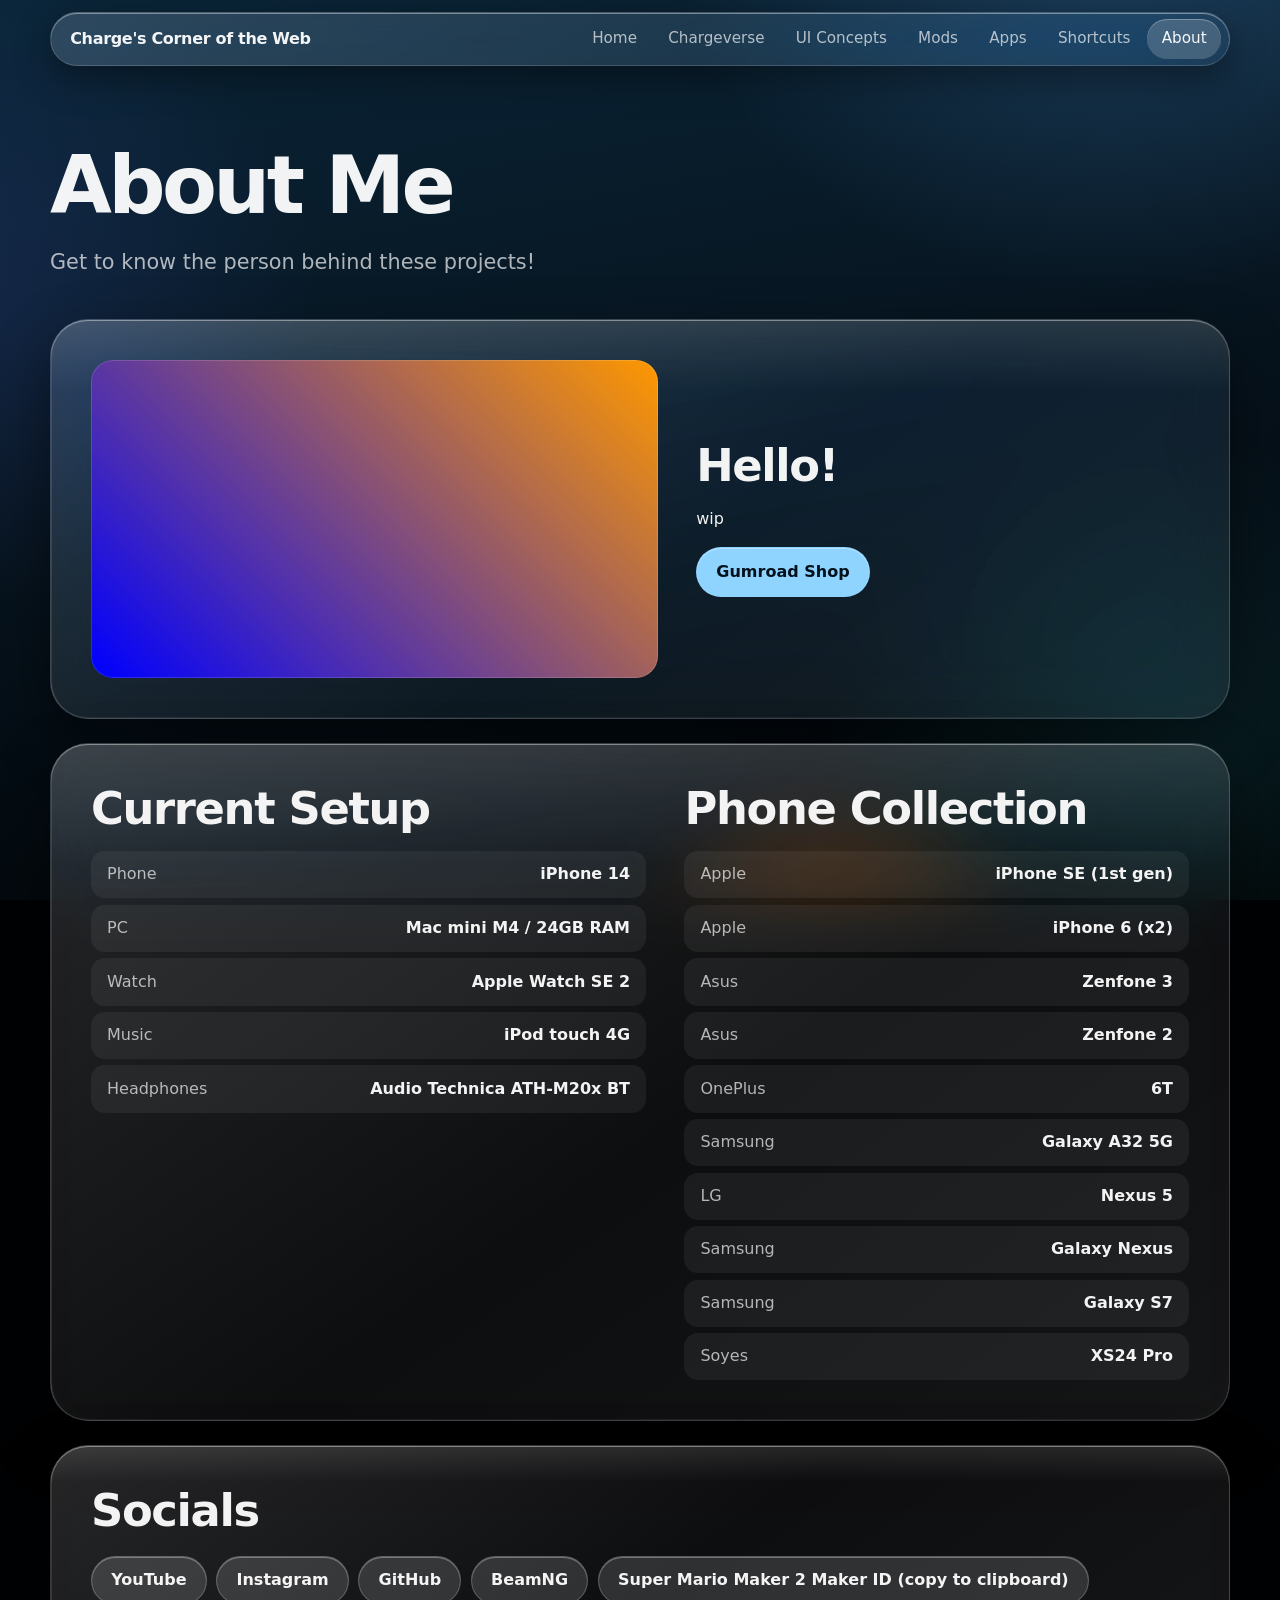
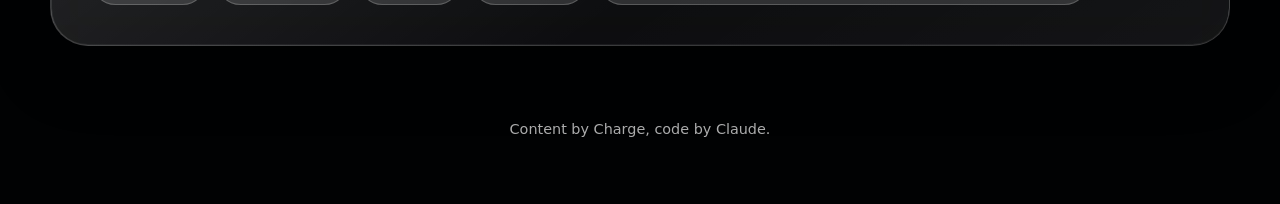
<file: about.html>
<!DOCTYPE html>
<html lang="en">

<head>
  <meta charset="utf-8">
  <meta name="viewport" content="width=device-width, initial-scale=1, viewport-fit=cover">
  <meta name="apple-mobile-web-app-capable" content="yes">
  <link rel="apple-touch-icon" sizes="180x180" href="favicons/apple-touch-icon.png">
  <link rel="icon" type="image/png" sizes="32x32" href="favicons/favicon-32x32.png">
  <link rel="icon" type="image/png" sizes="16x16" href="favicons/favicon-16x16.png">
  <link rel="manifest" href="favicons/site.webmanifest">  

  <title>About Me - Charge's Corner of the Web</title>
  <meta name="description" content="About chargeup03.">
  <meta name="theme-color" content="#06121c">
  <link rel="stylesheet" href="styles.css">
</head>

<body>
  <a class="skip" href="#main">Skip to content</a>
  <nav class="nav" aria-label="Main">
    <a class="brand" href="index.html">Charge's Corner of the Web</a>
    <div class="nav-links"><a href="index.html">Home</a><a href="chargeverse.html">Chargeverse</a><a
        href="ui-concepts.html">UI Concepts</a><a href="mods.html">Mods</a><a href="apps.html">Apps</a><a
        href="shortcuts.html">Shortcuts</a><a href="about.html" aria-current="page">About</a></div>
  </nav>
  <main id="main">
    <header class="page-hero wrap">
      <h1>About Me</h1>
      <p class="lead">Get to know the person behind these projects!</p>
    </header>
    <div class="wrap">
      <section class="post glass" id="hello">
        <div class="post-grid">
          <div class="media wide"><img src="assets/gradient.png" alt="A blue and orange gradient." loading="lazy"></div>
          <div class="post-text">
            <h2>Hello!</h2>
            <p>wip</p>
            <div class="btn-row"><a class="btn primary" href="https://chargeup.gumroad.com/">Gumroad Shop</a></div>
          </div>
        </div>
      </section>
      <section class="post glass" id="gear">
        <div class="two">
          <div>
            <h2>Current Setup</h2>
            <dl class="spec">
              <div>
                <dt>Phone</dt>
                <dd>iPhone 14</dd>
              </div>
              <div>
                <dt>PC</dt>
                <dd>Mac mini M4 / 24GB RAM</dd>
              </div>
              <div>
                <dt>Watch</dt>
                <dd>Apple Watch SE 2</dd>
              </div>
              <div>
                <dt>Music</dt>
                <dd>iPod touch 4G</dd>
              </div>
              <div>
                <dt>Headphones</dt>
                <dd>Audio Technica ATH-M20x BT</dd>
              </div>
            </dl>
          </div>
          <div>
            <h2>Phone Collection</h2>
            <dl class="spec">
              <div>
                <dt>Apple</dt>
                <dd>iPhone SE (1st gen)</dd>
              </div>
              <div>
                <dt>Apple</dt>
                <dd>iPhone 6 (x2)</dd>
              </div>
              <div>
                <dt>Asus</dt>
                <dd>Zenfone 3</dd>
              </div>
              <div>
                <dt>Asus</dt>
                <dd>Zenfone 2</dd>
              </div>
              <div>
                <dt>OnePlus</dt>
                <dd>6T</dd>
              </div>
              <div>
                <dt>Samsung</dt>
                <dd>Galaxy A32 5G</dd>
              </div>
              <div>
                <dt>LG</dt>
                <dd>Nexus 5</dd>
              </div>
              <div>
                <dt>Samsung</dt>
                <dd>Galaxy Nexus</dd>
              </div>
              <div>
                <dt>Samsung</dt>
                <dd>Galaxy S7</dd>
              </div>
              <div>
                <dt>Soyes</dt>
                <dd>XS24 Pro</dd>
              </div>
            </dl>
          </div>
        </div>
      </section>
      <section class="post glass" id="links">
        <h2 style="margin-bottom:1.25rem">Socials</h2>
        <div class="btn-row"><a class="btn " href="https://www.youtube.com/@chargeupgaming">YouTube</a><a class="btn "
            href="https://www.instagram.com/chargeupgaming_?xtok=MWEyZTJ2M2xkYmNkcg%3D%3D&utm_source=qr">Instagram</a><a
            class="btn " href="https://github.com/ChargeUp03">GitHub</a><a class="btn "
            href="https://www.beamng.com/members/charge_1.408396/">BeamNG</a><a class="btn" href="#"
            data-copy-maker-id>Super Mario Maker 2 Maker ID (copy to clipboard)</a></div>
      </section>
    </div>
  </main>
  <footer class="footer wrap">Content by Charge, code by Claude.</footer>
  <script src="script.js"></script>
</body>

</html>
</file>
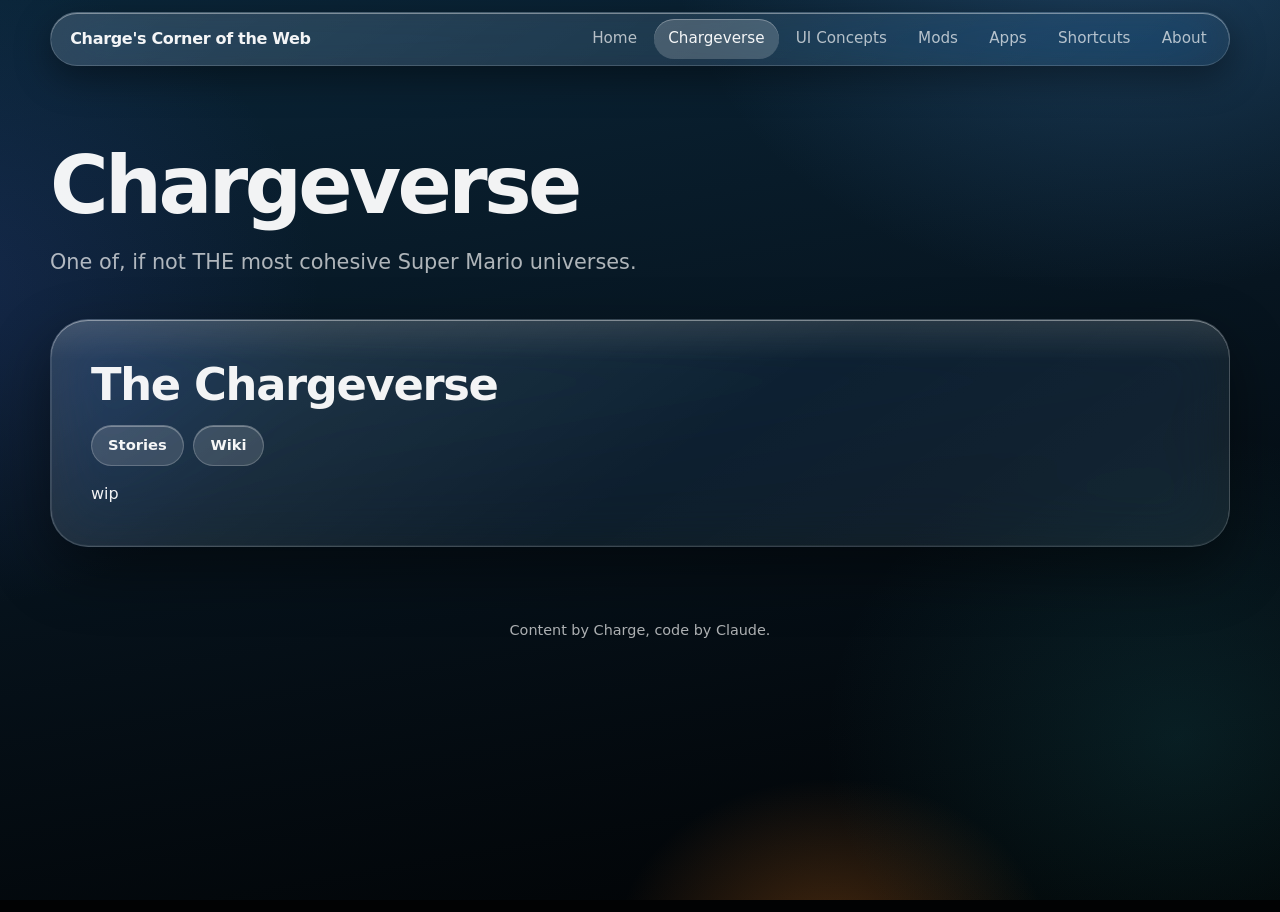
<file: chargeverse.html>
<!DOCTYPE html>
<html lang="en">

<head>
  <meta charset="utf-8">
  <meta name="viewport" content="width=device-width, initial-scale=1, viewport-fit=cover">
  <meta name="apple-mobile-web-app-capable" content="yes">
  <link rel="apple-touch-icon" sizes="180x180" href="favicons/apple-touch-icon.png">
  <link rel="icon" type="image/png" sizes="32x32" href="favicons/favicon-32x32.png">
  <link rel="icon" type="image/png" sizes="16x16" href="favicons/favicon-16x16.png">
  <link rel="manifest" href="favicons/site.webmanifest">  

  <title>The Chargeverse - Charge's Corner of the Web</title>
  <meta name="description" content="The Chargeverse: stories and wiki.">
  <meta name="theme-color" content="#06121c">
  <link rel="stylesheet" href="styles.css">
</head>

<body>
  <a class="skip" href="#main">Skip to content</a>
  <nav class="nav" aria-label="Main">
    <a class="brand" href="index.html">Charge's Corner of the Web</a>
    <div class="nav-links"><a href="index.html">Home</a><a href="chargeverse.html" aria-current="page">Chargeverse</a><a
        href="ui-concepts.html">UI Concepts</a><a href="mods.html">Mods</a><a href="apps.html">Apps</a><a
        href="shortcuts.html">Shortcuts</a><a href="about.html">About</a></div>
  </nav>
  <main id="main">
    <header class="page-hero wrap">
      <h1>Chargeverse</h1>
      <p class="lead">One of, if not THE most cohesive Super Mario universes.</p>
    </header>
    <div class="wrap">
      <section class="post long glass" id="about">
        <div class="prose">
          <h2>The Chargeverse</h2>
          <div class="btn-row"><a class="btn small" href="https://archiveofourown.org/series/6360486">Stories</a><a
              class="btn small" href="https://chargeup03.github.io/Chargeverse-Wiki/">Wiki</a></div>
          <p>wip</p>
        </div>
      </section>
    </div>

  </main>
  <footer class="footer wrap">Content by Charge, code by Claude.</footer>
  <script src="script.js"></script>
</body>

</html>
</file>
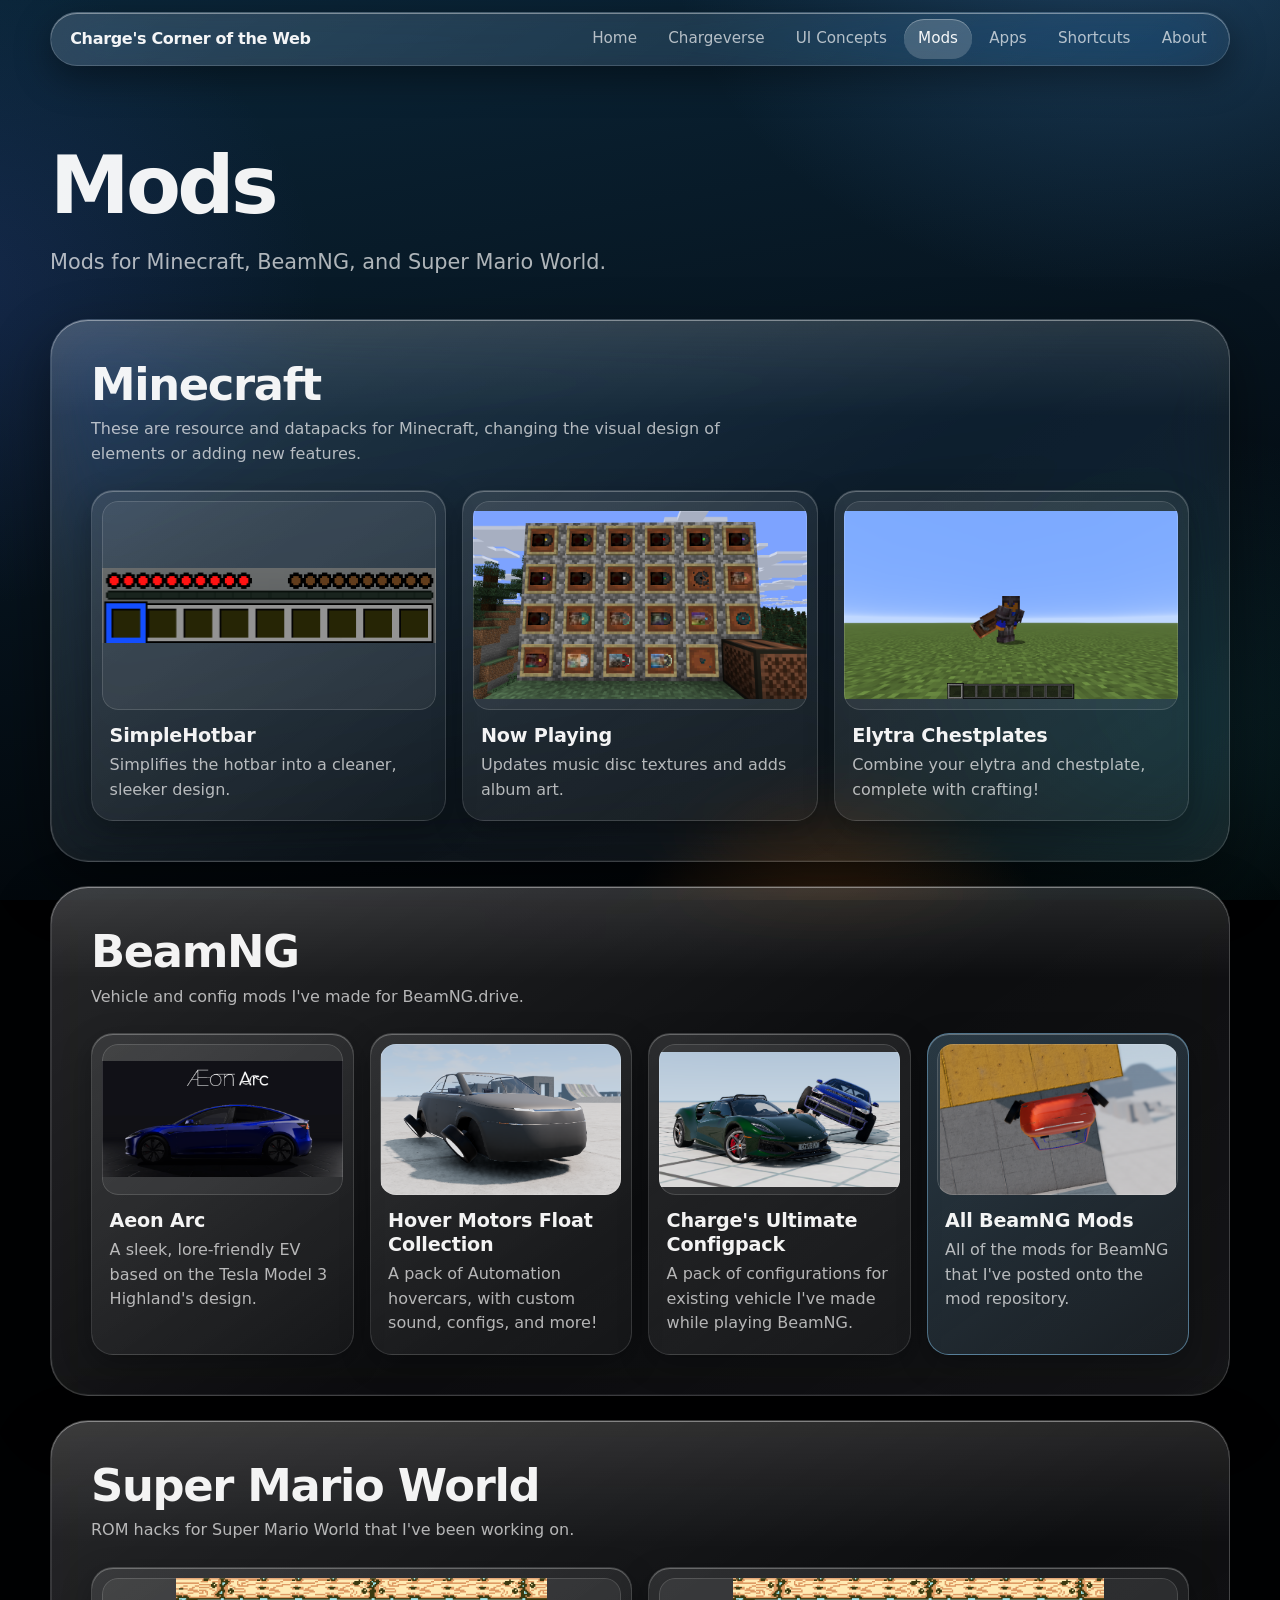
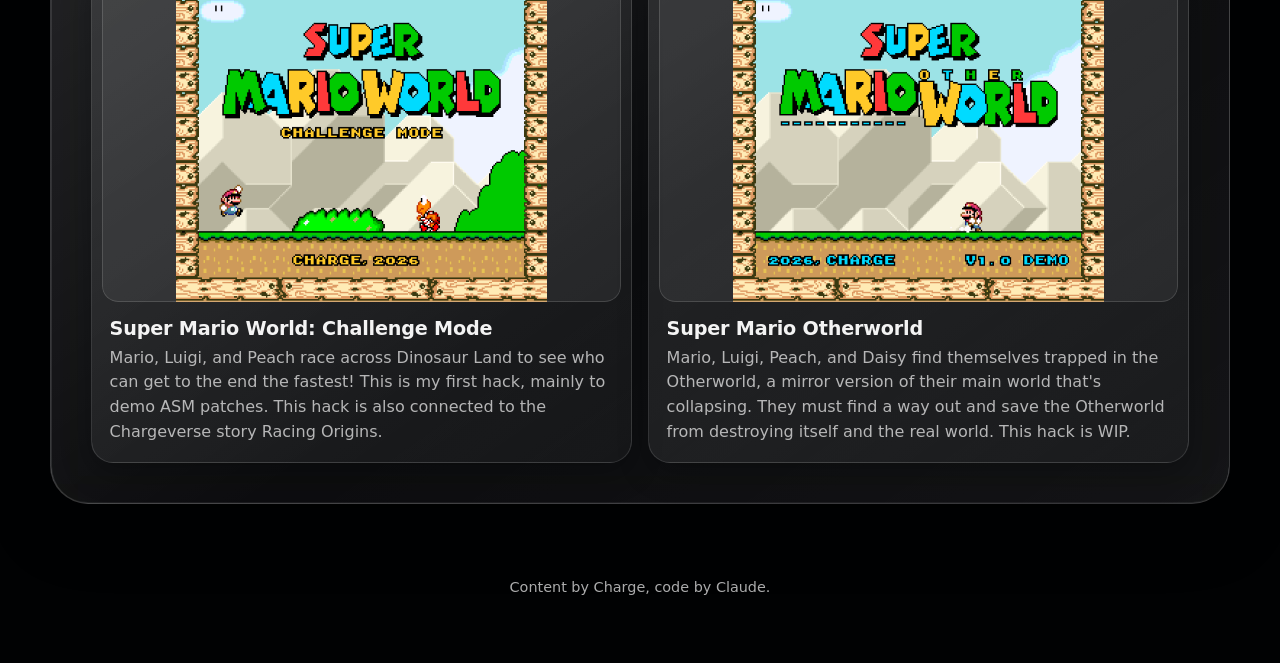
<file: mods.html>
<!DOCTYPE html>
<html lang="en">

<head>
  <meta charset="utf-8">
  <meta name="viewport" content="width=device-width, initial-scale=1, viewport-fit=cover">
  <meta name="apple-mobile-web-app-capable" content="yes">
  <link rel="apple-touch-icon" sizes="180x180" href="favicons/apple-touch-icon.png">
  <link rel="icon" type="image/png" sizes="32x32" href="favicons/favicon-32x32.png">
  <link rel="icon" type="image/png" sizes="16x16" href="favicons/favicon-16x16.png">
  <link rel="manifest" href="favicons/site.webmanifest">  

  <title>Mods - Charge's Corner of the Web</title>
  <meta name="description" content="Minecraft, BeamNG, and Super Mario World mods.">
  <meta name="theme-color" content="#06121c">
  <link rel="stylesheet" href="styles.css">
</head>

<body>
  <a class="skip" href="#main">Skip to content</a>
  <nav class="nav" aria-label="Main">
    <a class="brand" href="index.html">Charge's Corner of the Web</a>
    <div class="nav-links"><a href="index.html">Home</a><a href="chargeverse.html">Chargeverse</a><a
        href="ui-concepts.html">UI Concepts</a><a href="mods.html" aria-current="page">Mods</a><a
        href="apps.html">Apps</a><a href="shortcuts.html">Shortcuts</a><a href="about.html">About</a></div>
  </nav>
  <main id="main">
    <header class="page-hero wrap">
      <h1>Mods</h1>
      <p class="lead">Mods for Minecraft, BeamNG, and Super Mario World.</p>
    </header>
    <div class="wrap">
      <section class="post glass" id="minecraft">
        <h2>Minecraft</h2>
        <p class="muted" style="margin-top:.5rem;max-width:62ch">These are resource and datapacks for Minecraft, changing the visual design of elements or adding new features.</p>
        <div class="grid cols-3">
          <article class="card glass-soft ">
            <div class="media "><img src="assets/mods/minecraft/simplehotbar-2.png" alt="SimpleHotbar" loading="lazy"></div>
            <div class="card-body">
              <h3><a class="stretch" href="https://modrinth.com/resourcepack/simplehotbar">SimpleHotbar</a></h3>
              <p>Simplifies the hotbar into a cleaner, sleeker design.</p>
            </div>
          </article>
          <article class="card glass-soft ">
            <div class="media "><img src="assets/mods/minecraft/nowplaying-2.png" alt="Now Playing" loading="lazy"></div>
            <div class="card-body">
              <h3><a class="stretch" href="https://modrinth.com/resourcepack/nowplaying">Now Playing</a></h3>
              <p>Updates music disc textures and adds album art.</p>
            </div>
          </article>
          <article class="card glass-soft ">
            <div class="media "><img src="assets/mods/minecraft/elytrachestplates-2.png" alt="Elyta Chestplates" loading="lazy"></div>
            <div class="card-body">
              <h3><a class="stretch" href="https://github.com/ChargeUp03/elytra_chestplates">Elytra Chestplates</a></h3>
              <p>Combine your elytra and chestplate, complete with crafting!</p>
            </div>
          </article>
        </div>
      </section>
      <section class="post glass" id="beamng">
        <h2>BeamNG</h2>
        <p class="muted" style="margin-top:.5rem;max-width:62ch">Vehicle and config mods I've made for BeamNG.drive.</p>
        <div class="grid cols-4">
          <article class="card glass-soft ">
            <div class="media "><img src="assets/mods/beamng/aeonarc-2.png" alt="Aeon Arc" loading="lazy"></div>
            <div class="card-body">
              <h3><a class="stretch" href="https://chargeup.gumroad.com/l/aeon-arc?layout=profile">Aeon Arc</a></h3>
              <p>A sleek, lore-friendly EV based on the Tesla Model 3 Highland's design.</p>
            </div>
          </article>
          <article class="card glass-soft ">
            <div class="media "><img src="assets/mods/beamng/hovermotors-2.png" alt="Hover Motors" loading="lazy"></div>
            <div class="card-body">
              <h3><a class="stretch" href="https://www.beamng.com/resources/hover-motors-float-collection.28197/">Hover Motors Float Collection</a></h3>
              <p>A pack of Automation hovercars, with custom sound, configs, and more!</p>
            </div>
          </article>
          <article class="card glass-soft ">
            <div class="media "><img src="assets/mods/beamng/configpack-2.png"Configpack" loading="lazy"></div>
            <div class="card-body">
              <h3><a class="stretch" href="https://www.beamng.com/resources/charge-ups-ultimate-configpack.30521/">Charge's Ultimate Configpack</a></h3>
              <p>A pack of configurations for existing vehicle I've made while playing BeamNG.</p>
            </div>
          </article>
          <article class="card glass-soft more">
            <div class="media "><img src="assets/mods/beamng/pfp.png" alt="All my BeamNG mods" loading="lazy"></div>
            <div class="card-body">
              <h3><a class="stretch" href="https://www.beamng.com/members/charge_1.408396/">All BeamNG Mods</a></h3>
              <p>All of the mods for BeamNG that I've posted onto the mod repository.</p>
            </div>
          </article>
        </div>
      </section>
      <section class="post glass" id="super-mario-world">
        <h2>Super Mario World</h2>
        <p class="muted" style="margin-top:.5rem;max-width:62ch">ROM hacks for Super Mario World that I've been working on.</p>
        <div class="grid cols-2">
          <article class="card glass-soft ">
            <div class="media "><img src="assets/mods/smw/smwcm-2.PNG" alt="Super Mario World CM" loading="lazy"></div>
            <div class="card-body">
              <h3><a class="stretch" href="mods.html">Super Mario World: Challenge Mode</a></h3>
              <p>Mario, Luigi, and Peach race across Dinosaur Land to see who can get to the end the fastest! This is my first hack, mainly to demo ASM patches. This hack is also connected to the Chargeverse story Racing Origins.</p>
            </div>
          </article>
          <article class="card glass-soft ">
            <div class="media "><img src="assets/mods/smw/smow-2.PNG" alt="Super Mario Otherworld loading="lazy"></div>
            <div class="card-body">
              <h3><a class="stretch" href="mods.html">Super Mario Otherworld</a></h3>
              <p>Mario, Luigi, Peach, and Daisy find themselves trapped in the Otherworld, a mirror version of their main world that's collapsing. They must find a way out and save the Otherworld from destroying itself and the real world. This hack is WIP.</p>
            </div>
          </article>
        </div>
      </section>
    </div>
  </main>
  <footer class="footer wrap">Content by Charge, code by Claude.</footer>
  <script src="script.js"></script>
</body>

</html>
</file>
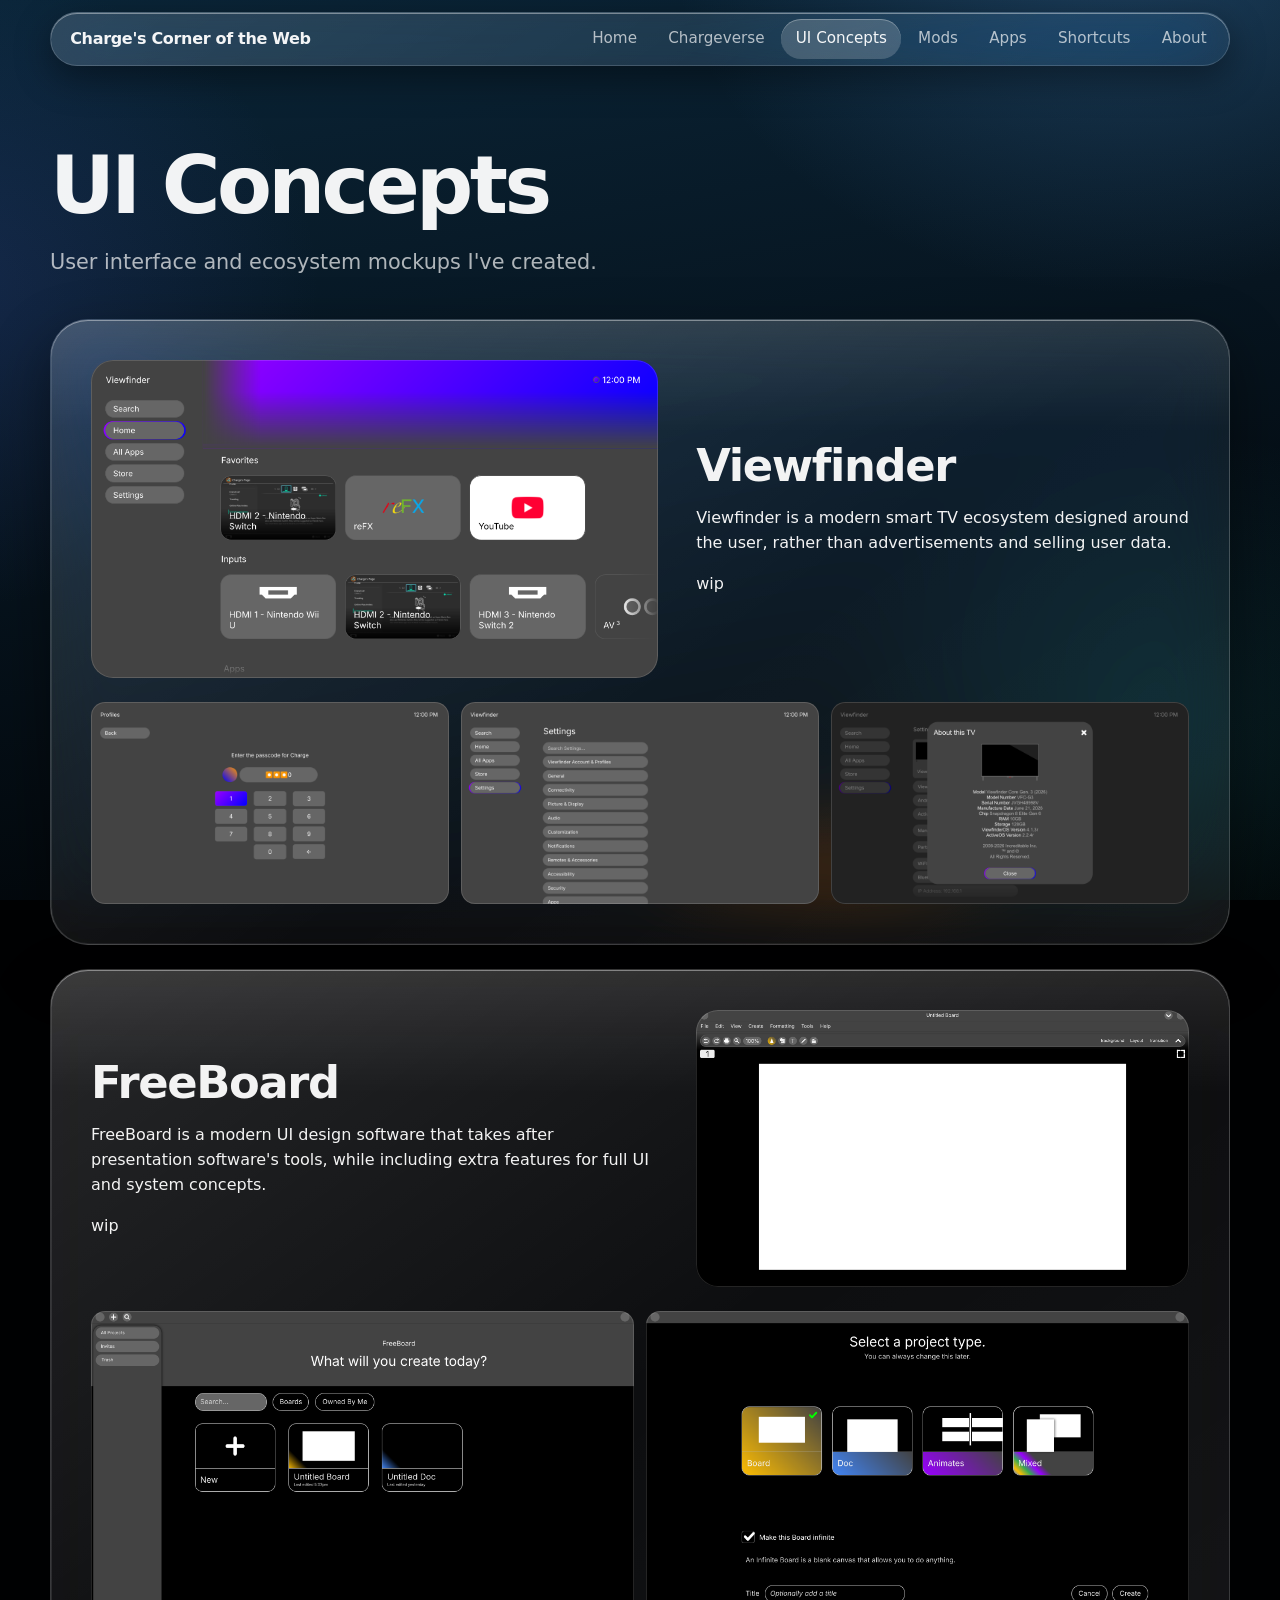
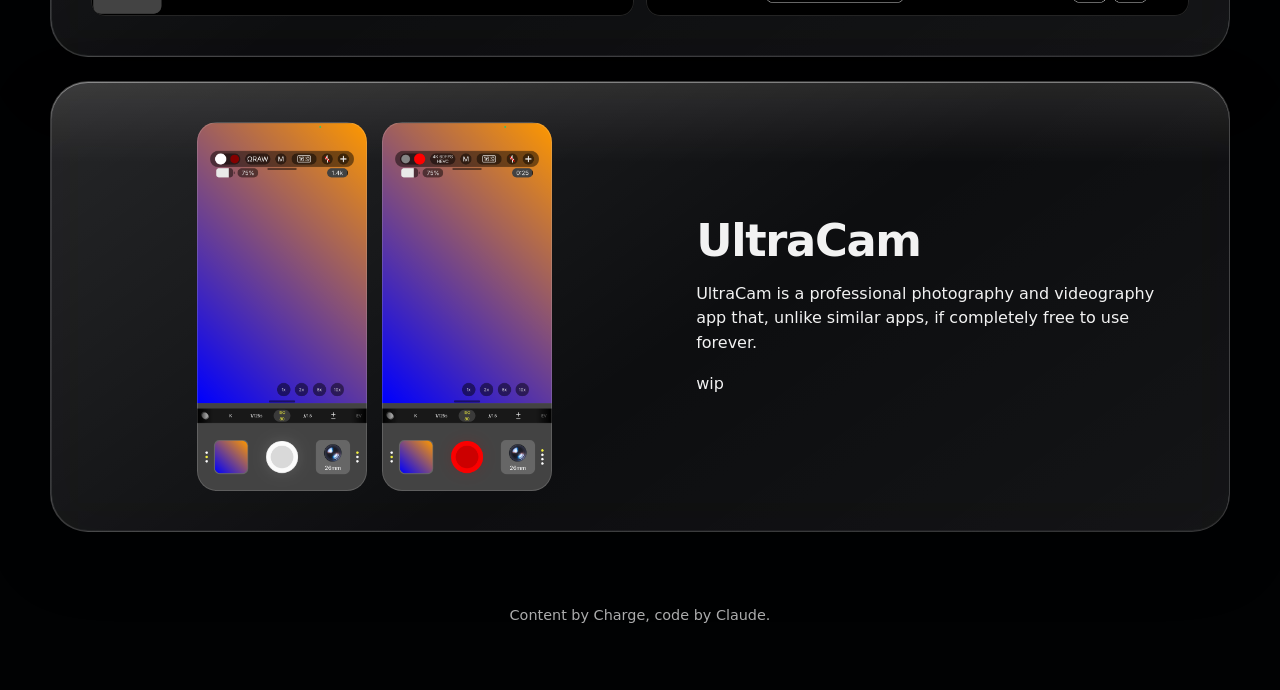
<file: ui-concepts.html>
<!DOCTYPE html>
<html lang="en">

<head>
  <meta charset="utf-8">
  <meta name="viewport" content="width=device-width, initial-scale=1, viewport-fit=cover">
  <meta name="apple-mobile-web-app-capable" content="yes">
  <link rel="apple-touch-icon" sizes="180x180" href="favicons/apple-touch-icon.png">
  <link rel="icon" type="image/png" sizes="32x32" href="favicons/favicon-32x32.png">
  <link rel="icon" type="image/png" sizes="16x16" href="favicons/favicon-16x16.png">
  <link rel="manifest" href="favicons/site.webmanifest">  

  <title>UI Concepts - Charge's Corner of the Web</title>
  <meta name="description" content="UI concepts: Viewfinder, FreeBoard, and UltraCam.">
  <meta name="theme-color" content="#06121c">
  <link rel="stylesheet" href="styles.css">
</head>

<body>
  <a class="skip" href="#main">Skip to content</a>
  <nav class="nav" aria-label="Main">
    <a class="brand" href="index.html">Charge's Corner of the Web</a>
    <div class="nav-links"><a href="index.html">Home</a><a href="chargeverse.html">Chargeverse</a><a
        href="ui-concepts.html" aria-current="page">UI Concepts</a><a href="mods.html">Mods</a><a
        href="apps.html">Apps</a><a href="shortcuts.html">Shortcuts</a><a href="about.html">About</a></div>
  </nav>
  <main id="main">
    <header class="page-hero wrap">
      <h1>UI Concepts</h1>
      <p class="lead">User interface and ecosystem mockups I've created.</p>
    </header>
    <div class="wrap">
      <section class="post glass" id="viewfinder">
        <div class="post-grid">
          <div class="media wide"><img src="assets/ui/vf-2.png" alt="Viewfinder snapshot 1" loading="lazy"></div>
          <div class="post-text">
            <h2>Viewfinder</h2>
            <p>Viewfinder is a modern smart TV ecosystem designed around the user, rather than advertisements and selling user data.</p>
            <p>wip</p>
          </div>
        </div>
        <div class="gallery ">
          <div class="media wide"><img src="assets/ui/vf-1.png" alt="Viewfinder snapshot 1" loading="lazy"></div>
          <div class="media wide"><img src="assets/ui/vf-3.png" alt="Viewfinder snapshot 2" loading="lazy"></div>
          <div class="media wide"><img src="assets/ui/vf-4.png" alt="Viewfinder snapshot 3" loading="lazy"></div>
        </div>
      </section>
      <section class="post glass" id="freeboard">
        <div class="post-grid reverse">
          <div class="media wide"><img src="assets/ui/fb-3.png" alt="FreeBoard image" loading="lazy"></div>
          <div class="post-text">
            <h2>FreeBoard</h2>
            <p>FreeBoard is a modern UI design software that takes after presentation software's tools, while including extra features for full UI and system concepts.</p>
            <p>wip</p>
          </div>
        </div>
        <div class="gallery two-up">
          <div class="media wide"><img src="assets/ui/fb-1.png" alt="FreeBoard snapshot 1" loading="lazy"></div>
          <div class="media wide"><img src="assets/ui/fb-2.png" alt="FreeBoard snapshot 2" loading="lazy"></div>
        </div>
      </section>
      <section class="post glass" id="ultracam">
        <div class="post-grid">
          <div class="pair">
            <div class="media phone"><img src="assets/ui/uc-1.png" alt="UltraCam screenshot 1" loading="lazy"></div>
            <div class="media phone"><img src="assets/ui/uc-2.png" alt="UltraCam screenshot 2" loading="lazy"></div>
          </div>
          <div class="post-text">
            <h2>UltraCam</h2>
            <p>UltraCam is a professional photography and videography app that, unlike similar apps, if completely free to use forever.</p>
            <p>wip</p>
          </div>
        </div>
      </section>
    </div>
  </main>
  <footer class="footer wrap">Content by Charge, code by Claude.</footer>
  <script src="script.js"></script>
</body>

</html>
</file>
<file: styles.css>
/* ==========================================================
   chargeup03 — shared styles (used by every page)
   Edit the variables below to retheme the whole site.
   ========================================================== */

:root {
  /* Background: deep petrol blue fading to black (not navy) */
  --bg-top: #0a2538;
  --bg-mid: #071520;
  --bg-bottom: #010203;

  --text: rgba(255, 255, 255, 0.95);
  --muted: rgba(255, 255, 255, 0.68);
  --accent: #8fd3ff;
  --accent-ink: #04111b;

  --glass-border: rgba(255, 255, 255, 0.16);

  --r-xl: 38px;   /* big panels */
  --r-lg: 28px;   /* sub-panels */
  --r-md: 22px;   /* cards and images */
  --r-sm: 14px;   /* thumbnails */

  --font: -apple-system, BlinkMacSystemFont, "SF Pro Display", "Segoe UI", Inter, system-ui, sans-serif;
  --max: 1180px;
}

*, *::before, *::after { box-sizing: border-box; }

html {
  background: #010203;
  color-scheme: dark;
  scroll-behavior: smooth;
}

body {
  margin: 0;
  min-height: 100vh;
  font-family: var(--font);
  color: var(--text);
  line-height: 1.55;
  -webkit-font-smoothing: antialiased;
  text-rendering: optimizeLegibility;
}

/* Gradient background with soft color glows so the glass has something to refract */
body::before {
  content: "";
  position: fixed;
  inset: 0;
  z-index: -1;
  background:
    radial-gradient(60vmax 50vmax at 88% -10%, rgba(70, 130, 190, 0.34), transparent 60%),
    radial-gradient(50vmax 42vmax at -5% 32%, rgba(70, 90, 200, 0.2), transparent 60%),
    radial-gradient(46vmax 40vmax at 92% 82%, rgba(40, 160, 170, 0.15), transparent 60%),
    radial-gradient(26vmax 20vmax at 65% 105%, rgba(255, 140, 40, 0.27), transparent 65%),
    linear-gradient(170deg, var(--bg-top) 0%, var(--bg-mid) 45%, var(--bg-bottom) 100%);
}

img { max-width: 100%; display: block; }
a { color: inherit; }
h1, h2, h3, h4, p, figure, dl, dd { margin: 0; }

:focus-visible {
  outline: 2px solid var(--accent);
  outline-offset: 3px;
}

.skip {
  position: absolute;
  left: 1rem;
  top: -4rem;
  padding: 0.6rem 1rem;
  border-radius: 999px;
  background: var(--accent);
  color: var(--accent-ink);
  font-weight: 600;
  z-index: 100;
}
.skip:focus { top: 1rem; }

.wrap {
  width: min(var(--max), 100% - 2rem);
  margin-inline: auto;
}

/* ---------- Glass surfaces ---------- */

.glass,
.nav {
  position: relative;
  border: 1px solid var(--glass-border);
  -webkit-backdrop-filter: blur(30px) saturate(1.7);
  backdrop-filter: blur(30px) saturate(1.7);
}

.glass {
  background: linear-gradient(145deg, rgba(255, 255, 255, 0.15), rgba(255, 255, 255, 0.05) 55%, rgba(255, 255, 255, 0.08));
  border-radius: var(--r-xl);
  box-shadow:
    inset 0 1px 0 rgba(255, 255, 255, 0.4),
    inset 1px 0 0 rgba(255, 255, 255, 0.1),
    inset 0 -1px 0 rgba(255, 255, 255, 0.06),
    0 24px 60px rgba(0, 0, 0, 0.45);
}

/* Specular sheen across the top edge */
.glass::before {
  content: "";
  position: absolute;
  inset: 0;
  border-radius: inherit;
  pointer-events: none;
  background: linear-gradient(180deg, rgba(255, 255, 255, 0.1), transparent 18%);
}

/* Lighter glass for things that sit inside a panel (no second blur layer) */
.glass-soft {
  background: linear-gradient(145deg, rgba(255, 255, 255, 0.11), rgba(255, 255, 255, 0.03));
  border: 1px solid rgba(255, 255, 255, 0.12);
  border-radius: var(--r-lg);
  box-shadow: inset 0 1px 0 rgba(255, 255, 255, 0.28), 0 10px 30px rgba(0, 0, 0, 0.3);
}

@supports not ((backdrop-filter: blur(1px)) or (-webkit-backdrop-filter: blur(1px))) {
  .glass, .nav { background: rgba(14, 34, 50, 0.92); }
}

/* ---------- Navigation ---------- */

.nav {
  position: sticky;
  top: 12px;
  z-index: 50;
  display: flex;
  align-items: center;
  gap: 0.5rem;
  width: min(var(--max), 100% - 1.5rem);
  margin: 12px auto 0;
  padding: 0.4rem 0.5rem 0.4rem 1.2rem;
  border-radius: 999px;
  background: linear-gradient(145deg, rgba(255, 255, 255, 0.16), rgba(255, 255, 255, 0.06));
  box-shadow: inset 0 1px 0 rgba(255, 255, 255, 0.4), 0 12px 36px rgba(0, 0, 0, 0.4);
}

.brand {
  font-weight: 700;
  letter-spacing: -0.02em;
  text-decoration: none;
  white-space: nowrap;
  padding-right: 0.5rem;
}

.nav-links {
  display: flex;
  gap: 0.15rem;
  margin-left: auto;
  overflow-x: auto;
  scrollbar-width: none;
}
.nav-links::-webkit-scrollbar { display: none; }

.nav-links a {
  padding: 0.5rem 0.9rem;
  border-radius: 999px;
  text-decoration: none;
  white-space: nowrap;
  color: var(--muted);
  font-size: 0.95rem;
  font-weight: 500;
  transition: background 0.2s, color 0.2s;
}
.nav-links a:hover { color: var(--text); background: rgba(255, 255, 255, 0.1); }
.nav-links a[aria-current="page"] {
  color: var(--text);
  background: rgba(255, 255, 255, 0.18);
  box-shadow: inset 0 1px 0 rgba(255, 255, 255, 0.3);
}

/* ---------- Type ---------- */

h1 {
  font-size: clamp(2.8rem, 9vw, 6.5rem);
  font-weight: 700;
  letter-spacing: -0.045em;
  line-height: 1;
}

h2 {
  font-size: clamp(1.8rem, 4vw, 2.8rem);
  font-weight: 700;
  letter-spacing: -0.03em;
  line-height: 1.1;
}

h3 { font-size: 1.2rem; font-weight: 650; letter-spacing: -0.01em; line-height: 1.25; }
h4 { font-size: 1rem; font-weight: 650; line-height: 1.25; }

.lead {
  margin-top: 1.25rem;
  max-width: 38rem;
  color: var(--muted);
  font-size: clamp(1.05rem, 2.4vw, 1.3rem);
}

.muted, .card p, .row p, figcaption { color: var(--muted); }

/* ---------- Hero and page headers ---------- */

.hero { padding: clamp(3.5rem, 11vw, 7.5rem) 0 1.5rem; }

.chips { display: flex; flex-wrap: wrap; gap: 0.5rem; margin-top: 2rem; }
.chips a {
  padding: 0.55rem 1.1rem;
  border-radius: 999px;
  text-decoration: none;
  font-weight: 500;
  font-size: 0.95rem;
  background: rgba(255, 255, 255, 0.1);
  border: 1px solid rgba(255, 255, 255, 0.16);
  box-shadow: inset 0 1px 0 rgba(255, 255, 255, 0.28);
}
.chips a:hover { background: rgba(255, 255, 255, 0.18); }

.page-hero { padding: clamp(2.5rem, 7vw, 5rem) 0 1rem; }
.page-hero h1 { font-size: clamp(2.4rem, 7vw, 5rem); }

/* ---------- Panels (homepage) and posts (category pages) ---------- */

.panel, .post {
  padding: clamp(1.25rem, 3.5vw, 2.5rem);
  margin-block: 1.5rem;
  scroll-margin-top: 90px;
}

.panel-head {
  display: flex;
  flex-wrap: wrap;
  gap: 1rem;
  align-items: flex-end;
  justify-content: space-between;
  margin-bottom: 1.5rem;
}
.panel-head p { margin-top: 0.5rem; color: var(--muted); max-width: 34rem; }

.split {
  display: grid;
  grid-template-columns: minmax(0, 1.3fr) minmax(0, 1fr);
  gap: clamp(1.25rem, 3vw, 2.5rem);
  align-items: center;
}
.stack { display: grid; gap: 1.1rem; align-content: center; }
.stack p, .post-text p { max-width: 62ch; }

.two {
  display: grid;
  grid-template-columns: minmax(0, 1.1fr) minmax(0, 1fr);
  gap: clamp(1.25rem, 3vw, 2.5rem);
}
.two > div { display: grid; gap: 1.1rem; align-content: start; }

.post-grid {
  display: grid;
  grid-template-columns: minmax(0, 1.15fr) minmax(0, 1fr);
  gap: clamp(1.25rem, 3vw, 2.5rem);
  align-items: center;
}
.post-grid.reverse > .media, .post-grid.reverse > .pair { order: 2; }
.post-text { display: grid; gap: 1rem; align-content: center; }
.post > .gallery, .post > .grid { margin-top: 1.5rem; }

/* ---------- Images ---------- */

.media {
  position: relative;
  overflow: hidden;
  aspect-ratio: 16 / 10;
  border-radius: var(--r-md);
  background: rgba(255, 255, 255, 0.06);
}
.media img { position: absolute; inset: 0; width: 100%; height: 100%; object-fit: contain; }
.media::after {
  content: "";
  position: absolute;
  inset: 0;
  border-radius: inherit;
  box-shadow: inset 0 0 0 1px rgba(255, 255, 255, 0.14);
  pointer-events: none;
}
.media.wide { aspect-ratio: 16 / 9; }
.media.square { aspect-ratio: 1 / 1; }
.media.tall { aspect-ratio: 3 / 4; }

figcaption { margin-top: 0.5rem; font-size: 0.9rem; }

/* ---------- Grids ---------- */

.grid { display: grid; gap: 1rem; }
.grid > *, .two > *, .split > *, .post-grid > * { min-width: 0; }
.cols-2 { grid-template-columns: repeat(2, minmax(0, 1fr)); }
.cols-3 { grid-template-columns: repeat(3, minmax(0, 1fr)); }
.cols-4 { grid-template-columns: repeat(4, minmax(0, 1fr)); }

.snaps, .gallery, .devices { display: grid; gap: 0.6rem; }
.snaps { grid-template-columns: repeat(3, minmax(0, 1fr)); margin-block: 1rem; }
.snaps .media, .gallery .media { border-radius: var(--r-sm); }
.gallery { grid-template-columns: repeat(3, minmax(0, 1fr)); gap: 0.75rem; }
.devices { grid-template-columns: repeat(3, minmax(0, 1fr)); gap: 0.75rem; }
.devices .media { border-radius: var(--r-sm); }

/* ---------- Cards and rows ---------- */

.card {
  position: relative;
  display: flex;
  flex-direction: column;
  gap: 0.7rem;
  padding: 0.6rem;
  border-radius: var(--r-md);
}
.card-body { display: grid; gap: 0.3rem; padding: 0.2rem 0.5rem 0.5rem; }
.card .media { border-radius: calc(var(--r-md) - 6px); }
.card.compact h3 { font-size: 1rem; }
.card.compact p { font-size: 0.9rem; }
.card.big h3 { font-size: 1.5rem; }

.stretch { text-decoration: none; }
.stretch::after { content: ""; position: absolute; inset: 0; z-index: 1; border-radius: inherit; }
.stretch:focus-visible { outline: none; }
.card:has(.stretch:focus-visible),
.row:has(.stretch:focus-visible) { outline: 2px solid var(--accent); outline-offset: 3px; }

.sub { padding: 1.2rem; display: flex; flex-direction: column; gap: 1rem; }
.sub .btn { align-self: flex-start; margin-top: auto; }
.rows { display: grid; gap: 0.5rem; }
.row {
  position: relative;
  display: grid;
  grid-template-columns: 60px minmax(0, 1fr);
  gap: 0.8rem;
  align-items: center;
  padding: 0.5rem;
  border-radius: 18px;
  background: rgba(255, 255, 255, 0.06);
}
.row .media { border-radius: 12px; }
.row p { font-size: 0.9rem; }
.row:hover { background: rgba(255, 255, 255, 0.12); }

.concept { display: flex; flex-direction: column; }
.concept .btn { margin-top: auto; }

.card.more {
  background: linear-gradient(145deg, rgba(143, 211, 255, 0.22), rgba(143, 211, 255, 0.06));
  border-color: rgba(143, 211, 255, 0.45);
}
.row.more { background: rgba(143, 211, 255, 0.16); }

.post.long .media { margin-bottom: 1.75rem; }
.prose { display: grid; gap: 1rem; max-width: 68ch; }
.prose h3 { margin-top: 0.75rem; }

/* ---------- Buttons ---------- */

.btn-row { display: flex; flex-wrap: wrap; gap: 0.6rem; }

.btn {
  display: inline-flex;
  align-items: center;
  justify-content: center;
  padding: 0.7rem 1.2rem;
  border-radius: 999px;
  border: 1px solid rgba(255, 255, 255, 0.2);
  background: rgba(255, 255, 255, 0.14);
  color: var(--text);
  font: inherit;
  font-weight: 600;
  text-decoration: none;
  cursor: pointer;
  box-shadow: inset 0 1px 0 rgba(255, 255, 255, 0.32);
  transition: background 0.2s;
}
.btn:hover { background: rgba(255, 255, 255, 0.24); }
.btn.primary {
  background: var(--accent);
  border-color: transparent;
  color: var(--accent-ink);
}
.btn.primary:hover { background: #b0e0ff; }
.btn.small { padding: 0.5rem 1rem; font-size: 0.92rem; }

/* ---------- About ---------- */

.spec { display: grid; gap: 0.4rem; }
.spec div {
  display: flex;
  justify-content: space-between;
  gap: 1rem;
  padding: 0.7rem 1rem;
  border-radius: 14px;
  background: rgba(255, 255, 255, 0.06);
}
.spec dt { color: var(--muted); }
.spec dd { font-weight: 600; text-align: right; }

/* ---------- 404 ---------- */

.lost { padding-block: clamp(3rem, 10vw, 7rem); }
.lost .glass { padding: clamp(2rem, 6vw, 4rem); text-align: center; display: grid; gap: 1.25rem; justify-items: center; }
.lost h1 { font-size: clamp(5rem, 22vw, 12rem); }
.lost p { color: var(--muted); max-width: 30rem; }

/* ---------- Footer and toast ---------- */

.footer { padding: 3rem 0 4rem; text-align: center; color: var(--muted); font-size: 0.9rem; }

.toast {
  position: fixed;
  left: 50%;
  bottom: calc(24px + env(safe-area-inset-bottom, 0px));
  z-index: 100;
  padding: 0.8rem 1.3rem;
  border-radius: 999px;
  background: rgba(20, 44, 64, 0.8);
  border: 1px solid var(--glass-border);
  -webkit-backdrop-filter: blur(24px) saturate(1.6);
  backdrop-filter: blur(24px) saturate(1.6);
  box-shadow: inset 0 1px 0 rgba(255, 255, 255, 0.3), 0 12px 30px rgba(0, 0, 0, 0.45);
  font-weight: 600;
  opacity: 0;
  pointer-events: none;
  transform: translate(-50%, 16px);
  transition: opacity 0.25s, transform 0.25s;
}
.toast.show { opacity: 1; transform: translate(-50%, 0); }

/* ---------- Icon cards (individual shortcuts) ---------- */

.card.icon { padding: 1rem; gap: 0.85rem; }
.card.icon .media { width: 72px; flex: none; border-radius: 18px; }
.card.icon .card-body { padding: 0; }

/* ---------- Phone-shaped images (iPhone screen ratio) ---------- */

.media.phone { aspect-ratio: 9 / 19.5; }
.media.phone, .snaps .media.phone, .gallery .media.phone { border-radius: 20px; }

/* Wide (16:9) snapshots on the homepage: one large, two small */
.snaps.wide { grid-template-columns: repeat(2, minmax(0, 1fr)); }
.snaps.wide .media:first-child { grid-column: 1 / -1; }

/* Side-by-side phone screenshots next to text, and homepage phone snaps */
.pair { display: flex; justify-content: center; gap: 0.9rem; }
.pair .media { width: min(44%, 170px); flex: none; }
.snaps.phones { grid-template-columns: repeat(2, minmax(0, 130px)); justify-content: start; }

/* Two-up gallery */
.gallery.two-up { grid-template-columns: repeat(2, minmax(0, 1fr)); }

/* ---------- Image preview (lightbox) ---------- */

.media { cursor: zoom-in; }
.card .media, .row .media { z-index: 2; }

.lightbox {
  position: fixed;
  inset: 0;
  z-index: 200;
  display: flex;
  align-items: center;
  justify-content: center;
  padding: clamp(1rem, 4vw, 3rem);
  background: rgba(2, 6, 10, 0.84);
  -webkit-backdrop-filter: blur(20px);
  backdrop-filter: blur(20px);
}
.lightbox[hidden] { display: none; }
.lightbox img {
  width: auto;
  height: auto;
  max-width: 100%;
  max-height: 100%;
  object-fit: contain;
  border-radius: 18px;
  box-shadow: 0 30px 80px rgba(0, 0, 0, 0.6);
}
.lightbox-close {
  position: absolute;
  top: calc(16px + env(safe-area-inset-top, 0px));
  right: 16px;
  display: grid;
  place-items: center;
  width: 46px;
  height: 46px;
  border-radius: 50%;
  border: 1px solid rgba(255, 255, 255, 0.22);
  background: rgba(255, 255, 255, 0.14);
  color: var(--text);
  cursor: pointer;
  box-shadow: inset 0 1px 0 rgba(255, 255, 255, 0.32);
}
.lightbox-close:hover { background: rgba(255, 255, 255, 0.24); }
body.lb-open { overflow: hidden; }

/* ---------- Responsive ---------- */

@media (max-width: 960px) {
  .cols-3 { grid-template-columns: repeat(2, minmax(0, 1fr)); }
  .cols-4 { grid-template-columns: repeat(2, minmax(0, 1fr)); }
  .split, .two, .post-grid { grid-template-columns: minmax(0, 1fr); }
  .post-grid.reverse > .media, .post-grid.reverse > .pair { order: 0; }
}

@media (max-width: 600px) {
  .nav { padding-left: 1rem; }
  .cols-2, .cols-3 { grid-template-columns: minmax(0, 1fr); }
  .cols-4:not(.compact) { grid-template-columns: minmax(0, 1fr); }
  .gallery, .devices { grid-template-columns: repeat(2, minmax(0, 1fr)); }
  .panel-head { align-items: flex-start; }
  .glass { border-radius: 30px; }
}

@media (prefers-reduced-motion: reduce) {
  html { scroll-behavior: auto; }
  *, *::before, *::after { transition: none !important; animation: none !important; }
}
</file>
